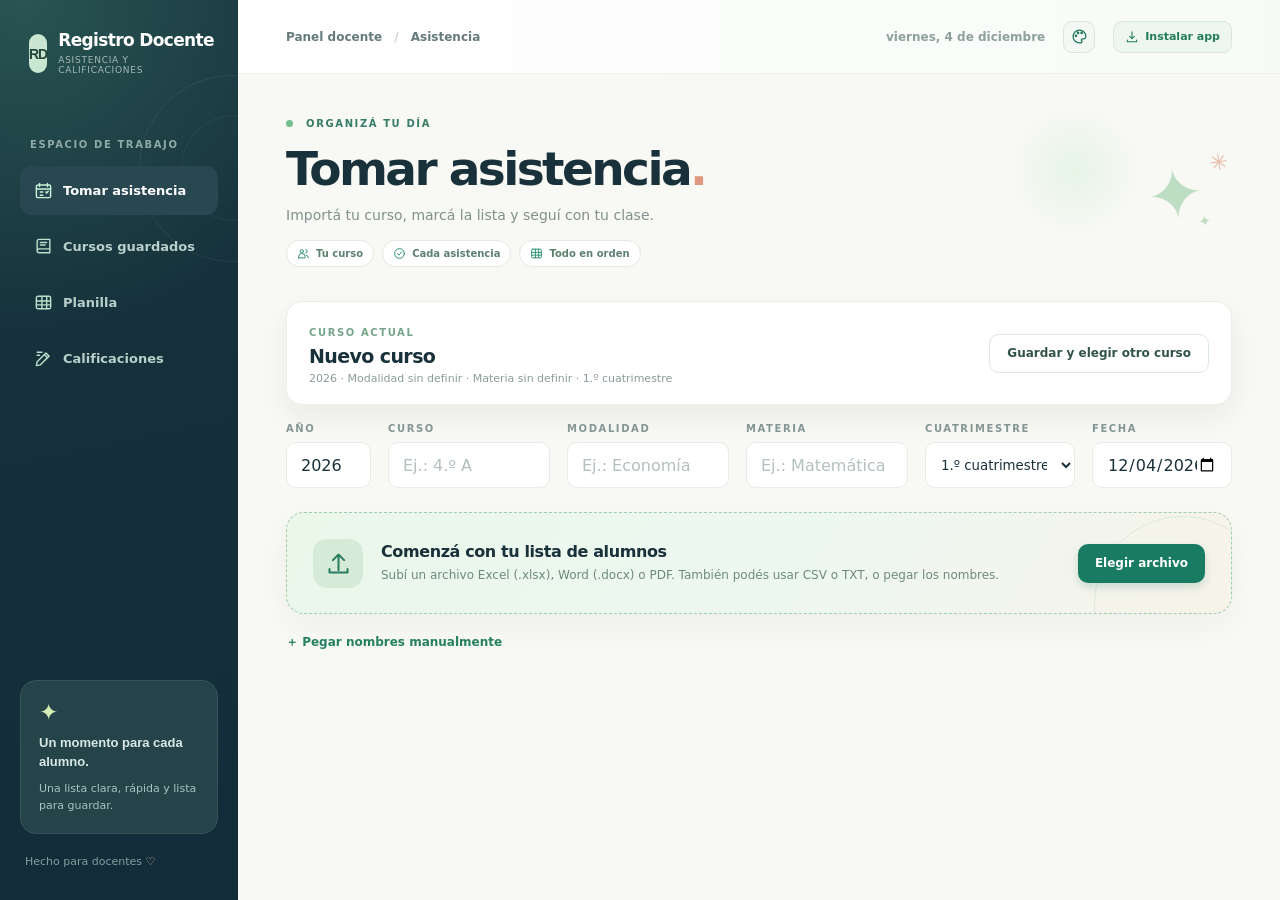
<file: index.html>
<!doctype html>
<html lang="es">
<head>
  <meta charset="utf-8">
  <meta name="viewport" content="width=device-width, initial-scale=1">
  <meta name="theme-color" content="#152c39">
  <link rel="manifest" href="manifest.webmanifest">
  <link rel="icon" href="registro-192.png">
  <link rel="apple-touch-icon" href="registro-180.png">
  <title>Registro Docente · Asistencia y calificaciones</title>
  <link rel="stylesheet" href="styles.css">
</head>
<body>
  <svg class="icon-sprite" xmlns="http://www.w3.org/2000/svg" aria-hidden="true"><symbol id="icon-sparkle" viewBox="0 0 24 24"><path d="M12 2l1.7 6.3L20 10l-6.3 1.7L12 18l-1.7-6.3L4 10l6.3-1.7L12 2Z"/><path d="M19 17l.5 1.5L21 19l-1.5.5L19 21l-.5-1.5L17 19l1.5-.5L19 17Z"/></symbol><symbol id="icon-attendance" viewBox="0 0 24 24"><rect x="3" y="5" width="18" height="16" rx="2"/><path d="M7 3v4M17 3v4M3 10h18M8 14h3M8 18h3M15 14l1 1 2-2"/></symbol><symbol id="icon-courses" viewBox="0 0 24 24"><path d="M4 5.5A2.5 2.5 0 0 1 6.5 3H20v17H6.5A2.5 2.5 0 0 1 4 17.5v-12ZM4 17.5A2.5 2.5 0 0 1 6.5 15H20M8 7h8M8 10h6"/></symbol><symbol id="icon-sheet" viewBox="0 0 24 24"><rect x="3" y="4" width="18" height="16" rx="2"/><path d="M3 10h18M3 15h18M10 4v16M16 4v16"/></symbol><symbol id="icon-grades" viewBox="0 0 24 24"><path d="m4 16 11-11 4 4-11 11-5 1 1-5ZM13 7l4 4M4 4h6M4 8h3"/></symbol><symbol id="icon-palette" viewBox="0 0 24 24"><path d="M12 3a9 9 0 1 0 0 18h1.5a2 2 0 0 0 1.5-3.3 1.5 1.5 0 0 1 1.1-2.5H18A3 3 0 0 0 21 12a9 9 0 0 0-9-9Z"/><circle cx="7" cy="11" r="1"/><circle cx="10" cy="7" r="1"/><circle cx="15" cy="7" r="1"/></symbol><symbol id="icon-install" viewBox="0 0 24 24"><path d="M12 3v12m0 0 4-4m-4 4-4-4M4 17v3h16v-3"/></symbol><symbol id="icon-upload" viewBox="0 0 24 24"><path d="M12 18V4m0 0L7 9m5-5 5 5M4 17v3h16v-3"/></symbol><symbol id="icon-people" viewBox="0 0 24 24"><circle cx="9" cy="8" r="3"/><path d="M3 20v-2a6 6 0 0 1 12 0v2H3ZM16 5a3 3 0 0 1 0 6m1 4a5 5 0 0 1 4 5"/></symbol><symbol id="icon-check" viewBox="0 0 24 24"><circle cx="12" cy="12" r="9"/><path d="m8 12 3 3 5-6"/></symbol><symbol id="icon-alert" viewBox="0 0 24 24"><circle cx="12" cy="12" r="9"/><path d="M12 7v6M12 17h.01"/></symbol><symbol id="icon-clock" viewBox="0 0 24 24"><circle cx="12" cy="12" r="9"/><path d="M12 7v5l3 2"/></symbol></svg>
  <div class="app-shell">
    <aside class="sidebar">
      <div class="brand"><span class="brand-mark" aria-hidden="true">RD</span><div><strong>Registro Docente</strong><small>Asistencia y calificaciones</small></div></div>
      <div class="side-label">ESPACIO DE TRABAJO</div>
      <nav class="nav-links" aria-label="Secciones"><button id="navAttendance" class="side-link active" type="button"><svg class="ui-icon"><use href="#icon-attendance"/></svg> Tomar asistencia</button><button id="navHistory" class="side-link" type="button"><svg class="ui-icon"><use href="#icon-courses"/></svg> Cursos guardados</button><button id="navSheet" class="side-link" type="button"><svg class="ui-icon"><use href="#icon-sheet"/></svg> Planilla</button><button id="navNotes" class="side-link" type="button"><svg class="ui-icon"><use href="#icon-grades"/></svg> Calificaciones</button></nav>
      <div class="side-note"><span class="side-note-icon">✦</span><strong>Un momento para cada alumno.</strong><p>Una lista clara, rápida y lista para guardar.</p></div>
      <div class="side-footer">Hecho para docentes <span>♡</span></div>
    </aside>

    <main class="main">
      <header class="topbar"><span>Panel docente <span class="top-separator">/</span> <span id="sectionTitle">Asistencia</span></span><div class="top-actions"><span class="top-date" id="todayText"></span><span id="connectionStatus" class="connection-status" role="status" aria-live="polite"></span><button id="appearanceButton" class="appearance-button" type="button" aria-label="Editar colores de fondo" aria-expanded="false" aria-controls="appearancePanel" title="Editar colores de fondo"><svg class="ui-icon"><use href="#icon-palette"/></svg></button><button id="installButton" class="install-button" type="button"><svg class="ui-icon"><use href="#icon-install"/></svg> Instalar app</button></div></header>
      <section id="appearancePanel" class="appearance-panel hidden" aria-label="Colores de fondo"><div class="appearance-head"><strong>Colores de fondo</strong><button id="closeAppearanceButton" type="button" aria-label="Cerrar colores">×</button></div><label>Fondo general <input id="backgroundColor" type="color" value="#f8f8f4"></label><label>Tarjetas y paneles <input id="panelColor" type="color" value="#ffffff"></label><label>Barra lateral <input id="sidebarColor" type="color" value="#18333d"></label><button id="resetColorsButton" type="button">Restaurar colores originales</button></section>
      <div class="content">
        <div id="attendanceView">
        <div class="heading-row"><div><div class="eyebrow"><span class="eyebrow-dot"></span> ORGANIZÁ TU DÍA</div><h1>Tomar asistencia<span class="period">.</span></h1><p class="subtitle">Importá tu curso, marcá la lista y seguí con tu clase.</p><div class="flow-hints"><span><svg class="ui-icon"><use href="#icon-people"/></svg> Tu curso</span><span><svg class="ui-icon"><use href="#icon-check"/></svg> Cada asistencia</span><span><svg class="ui-icon"><use href="#icon-sheet"/></svg> Todo en orden</span></div></div><div class="heading-art" aria-hidden="true"><span>✦</span><span>✳</span><span>✦</span></div></div>

        <section class="course-header"><div><span class="panel-kicker">CURSO ACTUAL</span><h2 id="currentCourseName">Nuevo curso</h2><p id="currentCourseMeta">Completá los datos del curso.</p></div><button id="saveSwitchButton" class="outline-button" type="button">Guardar y elegir otro curso</button></section>
        <div class="setup-grid course-fields">
          <label class="field"><span>AÑO</span><input id="yearInput" type="number" min="2000" max="2100" step="1" placeholder="2026"></label>
          <label class="field"><span>CURSO</span><input id="courseInput" type="text" placeholder="Ej.: 4.º A" autocomplete="off" spellcheck="true" lang="es-AR"></label>
          <label class="field"><span>MODALIDAD</span><input id="modalityInput" type="text" placeholder="Ej.: Economía" autocomplete="off" spellcheck="true" lang="es-AR"></label>
          <label class="field"><span>MATERIA</span><input id="subjectInput" type="text" placeholder="Ej.: Matemática" autocomplete="off" spellcheck="true" lang="es-AR"></label>
          <label class="field"><span>CUATRIMESTRE</span><select id="semesterSelect"><option value="1">1.º cuatrimestre</option><option value="2">2.º cuatrimestre</option></select></label>
          <label class="field"><span>FECHA</span><input id="dateInput" type="date"></label>
        </div>

        <section class="import-card" id="importCard">
          <div class="import-icon"><svg class="ui-icon"><use href="#icon-upload"/></svg></div><div class="import-copy"><h2>Comenzá con tu lista de alumnos</h2><p>Subí un archivo Excel (.xlsx), Word (.docx) o PDF. También podés usar CSV o TXT, o pegar los nombres.</p></div>
          <label class="primary-button file-button">Elegir archivo <input id="fileInput" type="file" accept=".xlsx,.docx,.pdf,.csv,.txt" hidden></label>
        </section>
        <div class="manual-row"><button class="text-button" id="pasteButton" type="button">＋ Pegar nombres manualmente</button><span id="fileName"></span></div>
        <div class="migration-notice hidden" id="migrationNotice">Para mostrar primero el apellido en una lista guardada con la versión anterior, volvé a cargar su archivo.</div>

        <section class="workspace hidden" id="workspace">
          <div class="mode-panel"><div><span class="panel-kicker">¿CÓMO QUERÉS TOMAR LISTA?</span><h2>Elegí tu ritmo</h2></div><div class="mode-switch" role="group" aria-label="Modo de asistencia"><button id="allMode" class="mode active" type="button"><span class="mode-icon">◉</span><span><strong>Uno por uno</strong><small>Marcá P o A en cada alumno</small></span></button><button id="absentMode" class="mode" type="button"><span class="mode-icon">◎</span><span><strong>Solo ausentes</strong><small>Todos comienzan presentes</small></span></button></div></div>
          <div class="stats"><div class="stat"><span>ALUMNOS</span><strong id="totalCount">0</strong></div><div class="stat green"><span>PRESENTES</span><strong id="presentCount">0</strong></div><div class="stat coral"><span>AUSENTES</span><strong id="absentCount">0</strong></div><div class="stat pale"><span>SIN MARCAR</span><strong id="pendingCount">0</strong></div></div>
          <div class="average-card"><div><span class="panel-kicker">PROMEDIO DE ASISTENCIA</span><h2 id="averageLabel">1.º cuatrimestre</h2><p>Se calcula con los días en que completaste la asistencia de todos los alumnos.</p></div><div class="average-results"><div><strong id="averageValue">—</strong><small>DEL CURSO</small></div><div><strong id="daysCount">0</strong><small>DÍAS COMPLETOS</small></div></div></div>
          <div class="list-panel"><div class="list-header"><div><span class="panel-kicker">LISTA DEL DÍA</span><h2>Mis alumnos <span id="rosterCount"></span></h2></div><div class="list-tools"><label class="search"><span>⌕</span><input id="searchInput" type="search" placeholder="Buscar alumno" aria-label="Buscar alumno"></label><button id="addStudentButton" class="outline-button" type="button">＋ Alumno</button></div></div><div class="column-head"><span>ALUMNO</span><span>ASISTENCIA</span></div><div id="studentList" class="student-list"></div><div id="emptySearch" class="empty-search hidden">No encontramos alumnos con ese nombre.</div></div>
          <div class="actions"><div class="save-note" id="saveNote"><span>✓</span> Guardado automáticamente en este dispositivo</div><div class="action-buttons"><button id="resetDayButton" class="outline-button" type="button">Reiniciar día</button><button id="saveSwitchButtonBottom" class="primary-button" type="button">Guardar y elegir otro curso</button></div></div>
        </section>
        </div>
        <section id="historyView" class="hidden"><div class="heading-row"><div><div class="eyebrow"><span class="eyebrow-dot"></span> TUS REGISTROS</div><h1>Cursos guardados<span class="period">.</span></h1><p class="subtitle">Buscá un curso y revisá cada asistencia registrada.</p></div><div class="heading-art" aria-hidden="true"><span>✦</span><span>✳</span><span>✦</span></div></div><div class="history-layout"><aside class="history-directory"><label class="search history-search"><span>⌕</span><input id="historyCourseSearch" type="search" placeholder="Buscar curso, año, modalidad o materia" aria-label="Buscar cursos guardados"></label><div id="historyCourseList" class="history-course-list"></div></aside><div id="historyDetail" class="history-detail"></div></div></section>
        <section id="sheetView" class="hidden wide-workspace"><div class="workspace-title"><div><span class="panel-kicker">ASISTENCIAS GUARDADAS</span><h1>Planilla de asistencia<span class="period">.</span></h1><p>Todos los alumnos y días del curso en una sola vista.</p></div><button id="sheetBackButton" class="outline-button" type="button">← Cursos guardados</button></div><div class="workspace-toolbar"><label class="field"><span>CURSO</span><select id="sheetCourseSelect"></select></label><label class="field"><span>CUATRIMESTRE</span><select id="sheetSemesterSelect"><option value="1">1.º cuatrimestre</option><option value="2">2.º cuatrimestre</option></select></label><label class="field"><span>BUSCAR ALUMNO</span><input id="sheetStudentSearch" type="search" placeholder="Apellido o nombre"></label><div id="sheetSummary" class="workspace-summary"></div></div><div id="sheetMatrix" class="wide-panel"></div></section>
        <section id="notesView" class="hidden wide-workspace"><div class="workspace-title"><div><span class="panel-kicker">SEGUIMIENTO DEL CURSO</span><h1>Calificaciones<span class="period">.</span></h1><p>Una planilla por curso: fecha y tema arriba, calificaciones debajo de cada columna.</p></div><button id="notesBackButton" class="outline-button" type="button">← Cursos guardados</button></div><div class="workspace-toolbar"><label class="field"><span>CURSO</span><select id="notesCourseSelect"></select></label><label class="field"><span>CUATRIMESTRE</span><select id="notesSemesterSelect"><option value="1">1.º cuatrimestre</option><option value="2">2.º cuatrimestre</option></select></label><label class="field"><span>BUSCAR ALUMNO</span><input id="notesStudentSearch" type="search" placeholder="Apellido o nombre"></label><button id="addNoteColumnButton" class="primary-button" type="button">＋ Agregar evaluación</button></div><div class="average-toolbar"><div><strong>Promedio final</strong><p>Marcá las evaluaciones que querés incluir. Se promedian las notas numéricas cargadas; las casillas vacías se omiten. Deslizá la planilla para ver todas las evaluaciones.</p></div><div class="average-actions"><span id="averageSelectionCount" aria-live="polite">0 evaluaciones elegidas</span><button id="selectAllAverages" class="outline-button" type="button">Elegir todas</button><button id="clearAverages" class="outline-button" type="button">Quitar todas</button></div></div><div id="notesMatrix" class="wide-panel"></div><div class="save-note notes-save-note"><span>✓</span> Las calificaciones y las evaluaciones elegidas se guardan automáticamente en este dispositivo</div></section>
      </div>
    </main>
  </div>

  <dialog id="namesDialog" class="dialog"><form method="dialog"><div class="dialog-head"><div><span class="panel-kicker">CARGA MANUAL</span><h2>Pegar nombres</h2></div><button class="close-button" value="cancel" aria-label="Cerrar">×</button></div><p>Escribí un alumno por línea, primero el apellido y después el nombre.</p><textarea id="namesText" rows="11" spellcheck="true" lang="es-AR" placeholder="García Ana&#10;López Bruno&#10;Pérez Camila"></textarea><div class="dialog-actions"><button class="outline-button" value="cancel">Cancelar</button><button class="primary-button" id="saveNamesButton" value="default">Agregar alumnos</button></div></form></dialog>
  <dialog id="reviewDialog" class="dialog"><form method="dialog"><div class="dialog-head"><div><span class="panel-kicker">REVISAR IMPORTACIÓN</span><h2>¿Están todos tus alumnos?</h2></div><button class="close-button" value="cancel" aria-label="Cerrar">×</button></div><p><strong id="reviewCount">0 alumnos detectados.</strong> Revisá los nombres extraídos. Podés corregirlos o agregar otros, uno por línea.</p><textarea id="reviewText" rows="12" spellcheck="true" lang="es-AR"></textarea><div class="dialog-actions"><button class="outline-button" value="cancel">Cancelar</button><button class="primary-button" id="confirmImportButton" value="default">Usar esta lista</button></div></form></dialog>
  <dialog id="addDialog" class="dialog small-dialog"><form method="dialog"><div class="dialog-head"><div><span class="panel-kicker">NUEVO ALUMNO</span><h2>Agregar a la lista</h2></div><button class="close-button" value="cancel" aria-label="Cerrar">×</button></div><label class="field"><span>APELLIDO Y NOMBRE</span><input id="newStudentInput" type="text" spellcheck="true" lang="es-AR" placeholder="Apellido Nombre"></label><div class="dialog-actions"><button class="outline-button" value="cancel">Cancelar</button><button class="primary-button" id="saveStudentButton" value="default">Agregar</button></div></form></dialog>
  <dialog id="courseDialog" class="dialog"><div class="dialog-head"><div><span class="panel-kicker">MIS CURSOS</span><h2>Elegí un curso</h2></div><button id="closeCourseDialog" class="close-button" aria-label="Cerrar">×</button></div><p>La asistencia queda guardada por curso y cuatrimestre en este dispositivo.</p><div id="courseList" class="course-list"></div><button id="newCourseButton" class="primary-button new-course-button" type="button">＋ Agregar otro curso</button></dialog>
  <dialog id="installDialog" class="dialog small-dialog"><div class="dialog-head"><div><span class="panel-kicker">INSTALAR REGISTRO DOCENTE</span><h2>Usala como aplicación</h2></div><button id="closeInstallDialog" class="close-button" aria-label="Cerrar">×</button></div><p id="installInstructions"></p><a class="guide-link" href="./instalar.html">Ver guía en español</a><button id="doneInstallButton" class="primary-button new-course-button" type="button">Entendido</button></dialog>
  <div id="toast" class="toast" role="status" aria-live="polite"></div>
  <script src="jszip.min.js"></script><script src="pdf-classic.min.js"></script><script src="app.js"></script><script src="history.js"></script><script src="academic.js"></script><script src="appearance.js"></script><script src="pwa.js"></script>
</body>
</html>
</file>
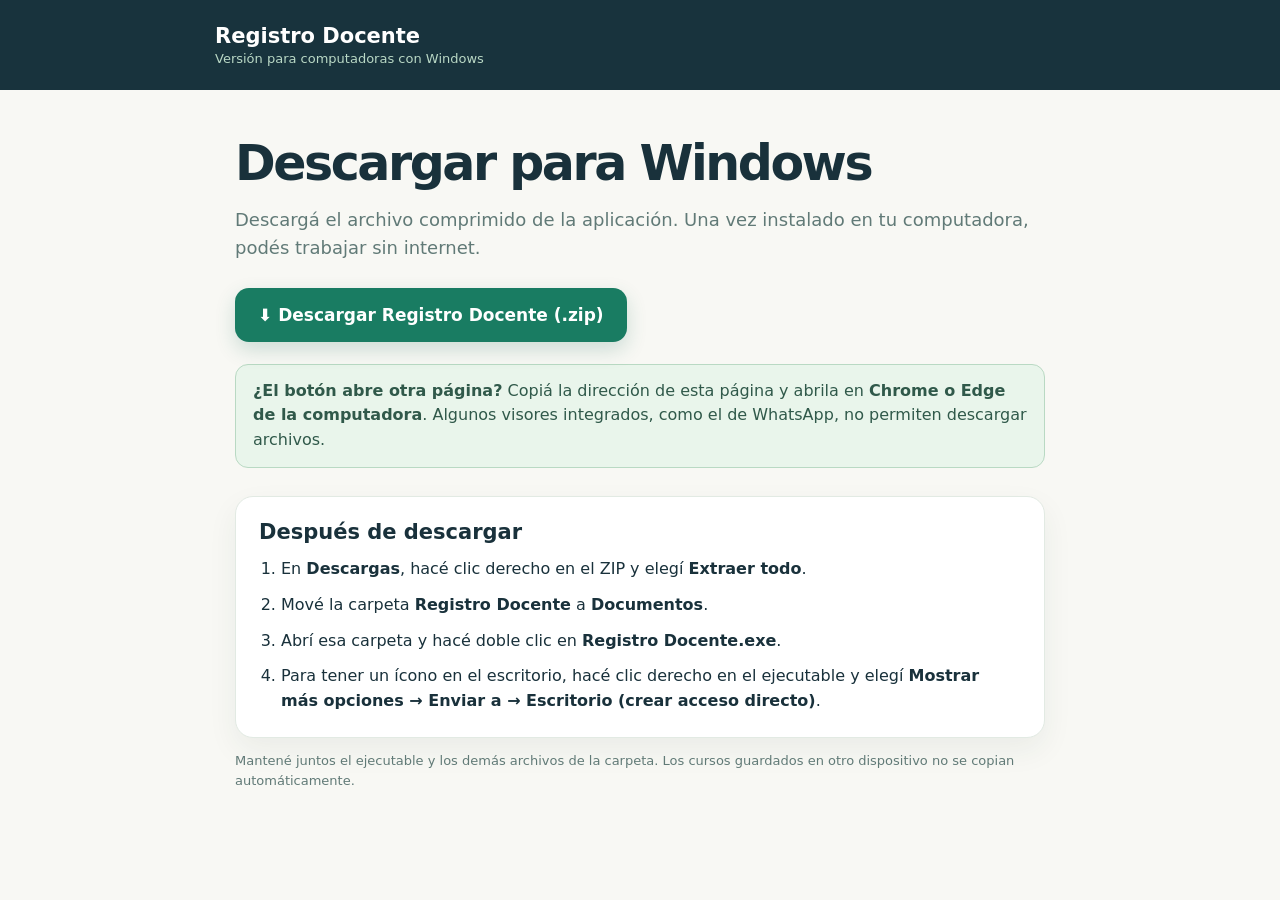
<file: descargar-windows.html>
<!doctype html>
<html lang="es-AR">
<head>
  <meta charset="utf-8">
  <meta name="viewport" content="width=device-width,initial-scale=1">
  <meta name="theme-color" content="#18333d">
  <title>Descargar Registro Docente para Windows</title>
  <link rel="icon" href="registro-192.png">
  <style>
    :root{font-family:system-ui,-apple-system,"Segoe UI",sans-serif;color:#19313b;background:#f8f8f4}
    *{box-sizing:border-box}body{margin:0}header{background:#18333d;color:white;padding:24px max(20px,calc((100vw - 850px)/2))}header strong{font-size:21px}header span{display:block;color:#b9d8c5;font-size:13px;margin-top:3px}
    main{max-width:850px;margin:auto;padding:48px 20px 70px}h1{font-size:clamp(32px,6vw,49px);letter-spacing:-.05em;line-height:1.08;margin:0 0 15px}p{line-height:1.55;color:#617a77}.lead{font-size:18px;margin:0 0 26px}.button{display:inline-flex;align-items:center;gap:10px;background:#197c62;color:white;text-decoration:none;border-radius:14px;padding:17px 23px;font-size:17px;font-weight:750;box-shadow:0 8px 20px #146a5330}.button:hover{background:#0d684f}.button:focus-visible{outline:3px solid #d87964;outline-offset:3px}
    .card{background:white;border:1px solid #e2eae3;border-radius:18px;padding:23px;margin-top:28px;box-shadow:0 12px 30px #203b3710}h2{font-size:21px;margin:0 0 13px}ol{padding-left:22px;margin:0}li{line-height:1.55;margin:0 0 11px}li:last-child{margin:0}.hint{background:#e9f5eb;border:1px solid #b9d9c3;padding:14px 17px;border-radius:13px;margin-top:22px;color:#30594a}.small{font-size:13px}
    @media(max-width:670px){main{padding-top:30px}.button{display:flex;justify-content:center}.card{padding:20px}}
  </style>
</head>
<body>
  <header><strong>Registro Docente</strong><span>Versión para computadoras con Windows</span></header>
  <main>
    <h1>Descargar para Windows</h1>
    <p class="lead">Descargá el archivo comprimido de la aplicación. Una vez instalado en tu computadora, podés trabajar sin internet.</p>
    <a class="button" href="Registro-Docente-Windows.zip" download="Registro-Docente-Windows.zip">⬇ Descargar Registro Docente (.zip)</a>
    <p class="hint"><strong>¿El botón abre otra página?</strong> Copiá la dirección de esta página y abrila en <strong>Chrome o Edge de la computadora</strong>. Algunos visores integrados, como el de WhatsApp, no permiten descargar archivos.</p>
    <section class="card">
      <h2>Después de descargar</h2>
      <ol>
        <li>En <strong>Descargas</strong>, hacé clic derecho en el ZIP y elegí <strong>Extraer todo</strong>.</li>
        <li>Mové la carpeta <strong>Registro Docente</strong> a <strong>Documentos</strong>.</li>
        <li>Abrí esa carpeta y hacé doble clic en <strong>Registro Docente.exe</strong>.</li>
        <li>Para tener un ícono en el escritorio, hacé clic derecho en el ejecutable y elegí <strong>Mostrar más opciones → Enviar a → Escritorio (crear acceso directo)</strong>.</li>
      </ol>
    </section>
    <p class="small">Mantené juntos el ejecutable y los demás archivos de la carpeta. Los cursos guardados en otro dispositivo no se copian automáticamente.</p>
  </main>
</body>
</html>
</file>
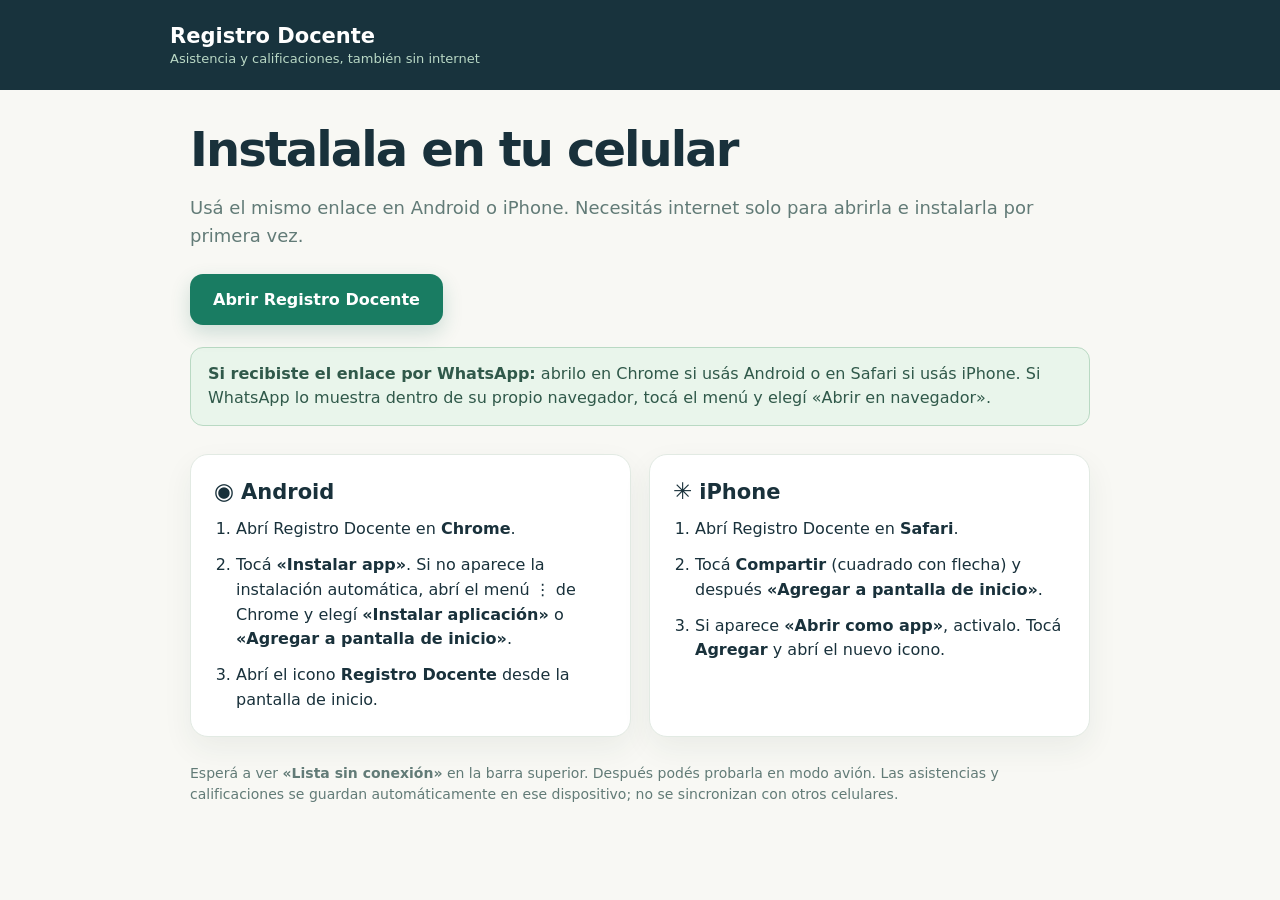
<file: instalar.html>
<!doctype html>
<html lang="es-AR">
<head>
  <meta charset="utf-8">
  <meta name="viewport" content="width=device-width,initial-scale=1">
  <meta name="theme-color" content="#18333d">
  <title>Instalar Registro Docente en el celular</title>
  <link rel="icon" href="registro-192.png">
  <style>
    :root{font-family:system-ui,-apple-system,"Segoe UI",sans-serif;color:#19313b;background:#f8f8f4}
    *{box-sizing:border-box}body{margin:0}header{background:#18333d;color:white;padding:24px max(20px,calc((100vw - 940px)/2))}header strong{font-size:21px}header span{display:block;color:#b9d8c5;font-size:13px;margin-top:3px}
    main{max-width:940px;margin:auto;padding:34px 20px 56px}h1{font-size:clamp(31px,6vw,48px);line-height:1.08;letter-spacing:-.04em;margin:0 0 15px}p{line-height:1.55;color:#627b77} .lead{font-size:18px;margin-bottom:24px}
    .primary{display:inline-flex;background:#197c62;color:white;text-decoration:none;border-radius:13px;padding:16px 23px;font-weight:750;box-shadow:0 8px 20px #146a5330}.primary:hover{background:#0d684f}.hint{background:#e9f5eb;border:1px solid #b9d9c3;padding:14px 17px;border-radius:13px;margin:22px 0 28px;color:#30594a}
    .grid{display:grid;grid-template-columns:repeat(2,minmax(0,1fr));gap:18px}.card{background:white;border:1px solid #e2eae3;border-radius:18px;padding:23px;box-shadow:0 12px 30px #203b3710}h2{font-size:21px;margin:0 0 13px}.icon{font-size:23px;margin-right:7px}ol{padding-left:22px;margin:0}li{line-height:1.55;margin:0 0 11px}li:last-child{margin-bottom:0}.end{margin-top:26px;font-size:14px}strong{color:inherit}
    @media(max-width:670px){.grid{grid-template-columns:1fr}main{padding-top:28px}.card{padding:20px}.primary{display:flex;justify-content:center}}
  </style>
</head>
<body>
  <header><strong>Registro Docente</strong><span>Asistencia y calificaciones, también sin internet</span></header>
  <main>
    <h1>Instalala en tu celular</h1>
    <p class="lead">Usá el mismo enlace en Android o iPhone. Necesitás internet solo para abrirla e instalarla por primera vez.</p>
    <a class="primary" href="./">Abrir Registro Docente</a>
    <p class="hint"><strong>Si recibiste el enlace por WhatsApp:</strong> abrilo en Chrome si usás Android o en Safari si usás iPhone. Si WhatsApp lo muestra dentro de su propio navegador, tocá el menú y elegí «Abrir en navegador».</p>
    <div class="grid">
      <section class="card"><h2><span class="icon">◉</span>Android</h2><ol><li>Abrí Registro Docente en <strong>Chrome</strong>.</li><li>Tocá <strong>«Instalar app»</strong>. Si no aparece la instalación automática, abrí el menú ⋮ de Chrome y elegí <strong>«Instalar aplicación»</strong> o <strong>«Agregar a pantalla de inicio»</strong>.</li><li>Abrí el icono <strong>Registro Docente</strong> desde la pantalla de inicio.</li></ol></section>
      <section class="card"><h2><span class="icon">✳</span>iPhone</h2><ol><li>Abrí Registro Docente en <strong>Safari</strong>.</li><li>Tocá <strong>Compartir</strong> (cuadrado con flecha) y después <strong>«Agregar a pantalla de inicio»</strong>.</li><li>Si aparece <strong>«Abrir como app»</strong>, activalo. Tocá <strong>Agregar</strong> y abrí el nuevo icono.</li></ol></section>
    </div>
    <p class="end">Esperá a ver <strong>«Lista sin conexión»</strong> en la barra superior. Después podés probarla en modo avión. Las asistencias y calificaciones se guardan automáticamente en ese dispositivo; no se sincronizan con otros celulares.</p>
  </main>
</body>
</html>
</file>
<file: styles.css>
:root{--ink:#19313b;--muted:#7c8b90;--line:#e8ece8;--cream:#f8f8f4;--green:#157a65;--pale:#e8f5ed;--coral:#d87964;--white:#fff}*{box-sizing:border-box}body{margin:0;background:var(--cream);color:var(--ink);font-family:'DM Sans',Arial,sans-serif}button,input,textarea{font:inherit}button{cursor:pointer}button:focus-visible,input:focus-visible,textarea:focus-visible,.file-button:focus-within{outline:3px solid #91cdbb;outline-offset:2px}.hidden{display:none!important}.app-shell{display:flex;min-height:100vh}.sidebar{width:238px;flex:none;background:#18333d;color:#d8e8e4;padding:32px 20px;display:flex;flex-direction:column}.brand{display:flex;align-items:center;gap:11px;padding:0 9px 64px}.brand-mark{width:39px;height:39px;border-radius:12px;background:#c8e6d0;color:#23443a;display:grid;place-items:center;font-size:25px}.brand strong{display:block;color:white;font-family:Manrope,sans-serif;font-weight:800;font-size:22px;letter-spacing:-1.2px;line-height:1}.brand small{display:block;color:#a4bab7;font-size:10px;letter-spacing:1.3px;margin-top:6px;text-transform:uppercase}.side-label,.panel-kicker,.field>span,.column-head,.stat>span,.eyebrow{font-size:10px;letter-spacing:1.6px;font-weight:800}.side-label{color:#8eaaa7;margin:0 10px 16px}.side-link{background:#294751;border-radius:12px;padding:15px 14px;font-weight:700;font-size:13px;color:#fff}.side-link span{font-size:19px;margin-right:10px;color:#b1dfca}.side-note{margin-top:auto;background:#25444a;border:1px solid #36545a;border-radius:16px;padding:18px}.side-note-icon{color:#d5edb6;font-size:23px;display:block;margin-bottom:8px}.side-note strong{font-family:Manrope,sans-serif;font-size:13px;line-height:1.5;display:block}.side-note p{font-size:11px;line-height:1.6;color:#a8c4c0;margin:8px 0 0}.side-footer{padding:21px 5px 0;color:#819f9d;font-size:11px}.side-footer span{color:#d7ad9f}.main{min-width:0;flex:1}.topbar{height:74px;background:#fff;border-bottom:1px solid #edf0ec;display:flex;align-items:center;justify-content:space-between;padding:0 48px;color:#657a7b;font-size:12px;font-weight:600}.top-separator{color:#cbd5d0;padding:0 8px}.top-date{color:#8da09d}.content{max-width:1120px;margin:0 auto;padding:44px 48px 60px}.heading-row{display:flex;justify-content:space-between;align-items:center;margin-bottom:34px}.eyebrow{color:#367c67}.eyebrow-dot{display:inline-block;width:7px;height:7px;border-radius:50%;background:#76bd90;margin-right:8px}h1,h2,p{margin-top:0}h1,h2{font-family:Manrope,sans-serif}h1{font-size:clamp(32px,4vw,47px);letter-spacing:-2.6px;line-height:1.2;margin:12px 0 10px;font-weight:800}.period{color:#df977d}.subtitle{color:#80908f;font-size:14px;margin:0}.heading-art{position:relative;width:98px;height:80px;color:#bedec4}.heading-art span{position:absolute}.heading-art span:nth-child(1){font-size:70px;top:0;left:12px}.heading-art span:nth-child(2){font-size:22px;color:#e8bbaa;top:2px;right:0}.heading-art span:nth-child(3){font-size:15px;bottom:0;right:25px}.import-card{background:#e8f4e9;border:1px dashed #9fcdb0;border-radius:18px;display:flex;align-items:center;gap:18px;padding:25px 26px}.import-icon{width:50px;height:50px;flex:none;background:#d5ebd8;border-radius:14px;display:grid;place-items:center;color:#287d60;font-size:28px}.import-copy{flex:1}.import-copy h2{font-size:16px;letter-spacing:-.4px;margin:0 0 5px}.import-copy p{color:#6e8a7d;font-size:12px;line-height:1.5;margin:0}.primary-button,.outline-button,.text-button{border:0;white-space:nowrap;font-weight:700;font-size:12px;border-radius:10px;min-height:39px;display:inline-flex;align-items:center;justify-content:center;gap:7px;padding:0 17px;text-decoration:none}.primary-button{background:#197c62;color:white;box-shadow:0 4px 8px #146a5330}.primary-button:hover{background:#0e6751}.outline-button{background:#fff;border:1px solid #dce7df;color:#315348}.outline-button:hover{background:#f2f8f4}.text-button{background:transparent;color:#268163;padding:0;min-height:32px}.manual-row{display:flex;justify-content:space-between;align-items:center;min-height:57px;margin-bottom:10px;color:#8d9b99;font-size:11px}.setup-grid{display:grid;grid-template-columns:1.5fr 1fr;gap:17px;margin:20px 0}.field{display:flex;flex-direction:column;gap:8px}.field>span{color:#849693}.field input{height:46px;border:1px solid var(--line);background:white;border-radius:10px;padding:0 14px;color:var(--ink);width:100%}.field input::placeholder{color:#b4c0bb}.mode-panel,.list-panel{background:white;border:1px solid #e9eeea;border-radius:17px;box-shadow:0 10px 30px #203b3710}.mode-panel{padding:22px 25px;display:flex;align-items:center;justify-content:space-between;gap:20px}.panel-kicker{color:#76a58a}h2{font-size:18px;letter-spacing:-.6px;margin:6px 0 0}.mode-switch{display:flex;gap:10px}.mode{border:1px solid #e6ece6;background:#fff;color:var(--ink);border-radius:12px;padding:12px 16px;display:flex;align-items:center;gap:10px;text-align:left;min-width:175px}.mode.active{background:#edf7ef;border-color:#6ab188}.mode-icon{font-size:22px;color:#b0c0b8}.mode.active .mode-icon{color:#268264}.mode strong{display:block;font-size:12px}.mode small{display:block;color:#93a09c;font-size:10px;margin-top:3px}.stats{display:grid;grid-template-columns:repeat(4,1fr);gap:14px;margin:18px 0}.stat{border-radius:14px;background:#f0f1ec;padding:17px 19px;min-height:91px}.stat.green{background:#e6f3e9}.stat.coral{background:#fbede8}.stat.pale{background:#eef2ee}.stat>span{display:block;color:#7d8f87}.stat.green>span{color:#579574}.stat.coral>span{color:#be8371}.stat strong{font-family:Manrope,sans-serif;font-size:28px;line-height:1.3;letter-spacing:-1px}.stat.green strong{color:#247b5f}.stat.coral strong{color:#c66e59}.list-panel{overflow:hidden}.list-header{padding:22px 25px 20px;display:flex;justify-content:space-between;align-items:center;gap:15px}.list-header h2 span{font-family:'DM Sans',sans-serif;font-weight:700;color:#5b9778;background:#e9f5eb;border-radius:20px;padding:2px 7px;font-size:11px;vertical-align:middle;margin-left:6px}.list-tools{display:flex;gap:9px}.search{border:1px solid #e6ede6;background:#fafcf9;border-radius:9px;height:38px;display:flex;align-items:center;padding:0 10px;gap:6px;color:#9aaba4}.search span{font-size:21px;line-height:0}.search input{background:transparent;border:0;outline:0;width:147px;font-size:11px}.column-head{display:flex;justify-content:space-between;padding:11px 28px;background:#f8faf7;color:#9cad9f}.student-row{min-height:63px;border-top:1px solid #eef1ed;padding:9px 26px;display:flex;align-items:center;justify-content:space-between;gap:12px}.student-ident{display:flex;align-items:center;min-width:0;gap:12px}.avatar{width:35px;height:35px;flex:none;background:#e9f0e7;color:#5d8e71;border-radius:11px;display:grid;place-items:center;font-weight:800;font-size:11px}.student-row:nth-child(even) .avatar{background:#f8ede8;color:#c1816d}.student-ident strong{font-weight:700;font-size:12px;overflow:hidden;text-overflow:ellipsis;white-space:nowrap}.student-ident small{display:block;color:#adbab0;font-size:10px;margin-top:3px}.attendance-buttons{display:flex;gap:8px;flex:none}.mark{width:37px;height:34px;border-radius:9px;border:1px solid #e5ece5;background:white;color:#819388;font-weight:800}.mark:hover{border-color:#9ccab0}.mark.present.selected{background:#dcf1e3;border-color:#91cfa6;color:#207c58}.mark.absent.selected{background:#fbe5df;border-color:#e5a491;color:#c46550}.empty-search{padding:35px;text-align:center;color:#889995;font-size:13px}.actions{display:flex;align-items:center;justify-content:space-between;gap:15px;padding-top:18px}.save-note{color:#9aa9a1;font-size:11px}.save-note span{color:#4ca77b;font-weight:800;margin-right:5px}.action-buttons{display:flex;gap:9px}.dialog{border:1px solid #e3ece4;border-radius:18px;box-shadow:0 25px 90px #182d3850;padding:0;width:min(94vw,520px);color:var(--ink)}.dialog::backdrop{background:#142e35a6}.dialog form{padding:26px}.dialog-head{display:flex;justify-content:space-between;align-items:flex-start}.dialog h2{font-size:22px}.dialog p{font-size:12px;color:#78908b;line-height:1.5;margin:12px 0 16px}.dialog textarea{width:100%;resize:vertical;border-radius:11px;border:1px solid #dce7df;padding:14px;font-size:13px;line-height:1.7}.dialog-actions{display:flex;justify-content:flex-end;gap:9px;margin-top:18px}.close-button{border:0;background:transparent;color:#9aaca5;font-size:24px;line-height:1}.small-dialog{max-width:410px}.small-dialog .field{margin-top:24px}.toast{position:fixed;bottom:25px;left:50%;transform:translate(-50%,15px);background:#1d3b3c;color:white;padding:12px 18px;border-radius:10px;font-size:12px;box-shadow:0 15px 40px #122b2b40;opacity:0;pointer-events:none;transition:.2s}.toast.show{opacity:1;transform:translate(-50%,0)}
@media(max-width:900px){.sidebar{width:190px}.content{padding:36px 25px}.topbar{padding:0 25px}.mode-panel{align-items:flex-start;flex-direction:column}.mode-switch{width:100%}.mode{flex:1}}
@media(max-width:660px){.app-shell{display:block}.sidebar{width:auto;height:65px;padding:12px 19px;display:block}.brand{padding:0}.brand-mark{width:35px;height:35px}.brand strong{font-size:20px}.side-label,.side-link,.side-note,.side-footer{display:none}.topbar{height:45px;padding:0 18px}.content{padding:28px 17px 45px}.heading-row{margin-bottom:25px}.heading-art{display:none}h1{font-size:34px;letter-spacing:-1.8px}.subtitle{font-size:12px}.import-card{align-items:flex-start;flex-wrap:wrap;padding:17px}.import-icon{width:42px;height:42px}.import-copy{flex:1 1 calc(100% - 65px)}.file-button{width:100%}.manual-row{margin-bottom:0}.setup-grid{grid-template-columns:1fr 1fr;gap:9px}.mode-panel{padding:17px}.mode-switch{gap:7px}.mode{padding:10px;min-width:0}.mode-icon{display:none}.mode small{font-size:9px}.stats{gap:7px}.stat{padding:12px 8px;min-height:72px}.stat>span{font-size:8px;letter-spacing:.3px}.stat strong{font-size:23px}.list-header{padding:18px;align-items:flex-start;flex-direction:column}.list-tools{width:100%}.search{flex:1}.search input{width:100%}.column-head{padding:10px 18px}.student-row{padding:9px 15px}.actions{align-items:stretch;flex-direction:column}.action-buttons{width:100%}.action-buttons button{flex:1;padding:0 9px}.save-note{text-align:center}.student-ident strong{font-size:11px}}
.course-header{display:flex;justify-content:space-between;align-items:center;gap:16px;background:#fff;border:1px solid #e9eeea;border-radius:16px;padding:19px 22px}.course-header h2{font-size:19px;margin:5px 0}.course-header p{font-size:11px;color:#8a9c96;margin:0}.course-fields{grid-template-columns:85px minmax(125px,1fr) minmax(125px,1fr) minmax(125px,1fr) 150px 140px;margin:18px 0 24px}.field select{height:46px;border:1px solid var(--line);background:#fff;border-radius:10px;padding:0 11px;color:var(--ink);width:100%}.average-card{display:flex;justify-content:space-between;align-items:center;gap:20px;padding:22px 25px;margin:0 0 18px;background:#e9f4ee;border:1px solid #d2e8d9;border-radius:16px}.average-card h2{font-size:18px}.average-card p{color:#6d8b7c;font-size:11px;line-height:1.5;margin:8px 0 0}.average-results{display:flex;gap:25px;flex:none;text-align:center}.average-results>div{min-width:90px}.average-results strong{display:block;color:#227f61;font-family:Manrope,sans-serif;font-size:28px;line-height:1.1}.average-results small{color:#66967d;font-size:9px;letter-spacing:1px;font-weight:800}.course-list{display:grid;gap:9px;max-height:40vh;overflow:auto}.course-choice{width:100%;text-align:left;background:#f9fbf8;border:1px solid #e4ede5;border-radius:11px;padding:12px 14px;color:var(--ink)}.course-choice.current{border-color:#69b88a;background:#edf8ef}.course-choice strong{display:block;font-size:13px}.course-choice small{display:block;color:#81978a;font-size:11px;margin-top:4px}.new-course-button{width:100%;margin-top:15px}#courseDialog{padding:25px}#courseDialog p{font-size:12px;color:#78908b;line-height:1.5;margin:12px 0 18px}
@media(max-width:1100px){.course-fields{grid-template-columns:repeat(3,1fr)}}
@media(max-width:660px){.course-header{align-items:stretch;flex-direction:column;padding:16px}.course-header .outline-button{width:100%}.course-fields{grid-template-columns:repeat(2,minmax(0,1fr));gap:10px}.course-fields .field:nth-child(2),.course-fields .field:nth-child(3){grid-column:span 1}.average-card{padding:17px;align-items:flex-start;flex-direction:column}.average-results{width:100%;justify-content:space-around}.average-results strong{font-size:25px}.action-buttons{flex-wrap:wrap}.action-buttons button{flex:1 1 100%}}
.migration-notice{background:#fff4e8;border:1px solid #ecd1b6;border-radius:11px;padding:12px 16px;color:#946b49;font-size:12px;line-height:1.5;margin:0 0 17px}
.top-actions{display:flex;align-items:center;gap:18px}.install-button{border:1px solid #d9e7dc;background:#eef7ef;color:#237b5e;border-radius:9px;padding:8px 11px;font-size:11px;font-weight:800}.install-button[hidden]{display:none}#installDialog{padding:25px}#installDialog p{font-size:13px;color:#6f8581;line-height:1.6;margin:17px 0 3px}
@media(max-width:660px){.top-actions{gap:0}.top-date{display:none}.install-button{padding:6px 10px}}
.nav-links{display:flex;flex-direction:column;gap:7px}.side-link{width:100%;border:0;text-align:left;background:transparent;color:#b9d0ca}.side-link:hover{background:#24424a;color:#fff}.side-link.active{background:#294751;color:#fff}.side-link span{display:inline-block;min-width:23px}.history-layout{display:grid;grid-template-columns:260px minmax(0,1fr);gap:18px;align-items:start}.history-directory,.history-detail{background:#fff;border:1px solid #e9eeea;border-radius:17px;box-shadow:0 10px 30px #203b3710}.history-directory{padding:16px}.history-search{width:100%;margin-bottom:14px}.history-search input{width:100%}.history-course-list{display:grid;gap:8px;max-height:68vh;overflow:auto}.history-course{display:flex;flex-direction:column;gap:4px;width:100%;text-align:left;background:#f8faf7;border:1px solid #e6eee8;border-radius:12px;padding:13px;color:var(--ink)}.history-course:hover{border-color:#a4cdb2}.history-course.active{background:#eaf6ed;border-color:#78bd92}.history-course strong{font-family:Manrope,sans-serif;font-size:14px}.history-course span{font-size:11px;color:#6a8279}.history-course small{font-size:10px;color:#91a39a;margin-top:3px}.history-detail{padding:23px;min-height:370px}.history-detail-head{display:flex;justify-content:space-between;align-items:start;gap:15px;border-bottom:1px solid #edf0ec;padding-bottom:19px}.history-detail-head h2{font-size:24px;margin:7px 0 4px}.history-detail-head p{font-size:12px;color:#879993;margin:0}.history-period{display:flex;justify-content:space-between;align-items:end;gap:20px;background:#edf7ef;border-radius:13px;padding:16px;margin:18px 0 25px}.history-period .field{min-width:160px}.history-period select{height:39px}.history-metrics{display:flex;gap:24px}.history-metrics>div{text-align:center;min-width:58px}.history-metrics strong{display:block;color:#257b5e;font-family:Manrope,sans-serif;font-size:23px}.history-metrics small{font-size:8px;letter-spacing:.7px;color:#729984;font-weight:800}.history-section-head{display:flex;align-items:end;justify-content:space-between;gap:13px;margin:23px 0 12px}.history-section-head h3{font-family:Manrope,sans-serif;font-size:17px;letter-spacing:-.4px;margin:5px 0 0}.history-section-head .search{min-width:190px}.history-table-head,.history-student{display:grid;grid-template-columns:minmax(0,1fr) 42px 42px 75px;align-items:center;gap:7px;padding:10px 14px}.history-table-head{background:#f7faf6;color:#95a79a;font-size:9px;font-weight:800;letter-spacing:.8px}.history-student{border-top:1px solid #eef1ed;font-size:11px}.history-student strong{font-size:11px;font-weight:700;overflow:hidden;text-overflow:ellipsis;white-space:nowrap}.history-student span,.history-student b{text-align:center}.present-text{color:#25825f}.absent-text{color:#cc6e59}.pending-text{color:#9ba8a1}.history-day{border:1px solid #e7ede7;border-radius:11px;margin-bottom:8px;overflow:hidden}.history-day summary{display:flex;justify-content:space-between;align-items:center;gap:10px;padding:13px 15px;cursor:pointer;list-style:none}.history-day summary::-webkit-details-marker{display:none}.history-day summary strong{font-size:12px}.history-day summary small{display:block;color:#97a79d;font-size:10px;margin-top:4px}.history-day-counts{display:flex;gap:5px;flex-wrap:wrap;justify-content:flex-end}.history-day-counts em{font-style:normal;background:#f0f3ee;color:#778d7e;border-radius:20px;padding:5px 7px;font-size:10px;font-weight:700}.history-day-counts .day-present{background:#e4f4e8;color:#23815d}.history-day-counts .day-absent{background:#fbece6;color:#c7735d}.history-day-students{border-top:1px solid #e9eeea;padding:5px 15px}.history-day-students>div{display:flex;justify-content:space-between;gap:12px;padding:9px 0;border-bottom:1px solid #f0f2ee;font-size:11px}.history-day-students>div:last-child{border-bottom:0}.history-empty,.history-empty-list{text-align:center;color:#90a198;font-size:12px;line-height:1.5;padding:26px}.history-empty span{display:block;color:#bdd8c4;font-size:39px}.history-empty h2{color:var(--ink);font-size:18px}.history-empty p{max-width:300px;margin:10px auto 18px}
@media(max-width:900px){.history-layout{grid-template-columns:220px minmax(0,1fr)}.history-period{align-items:stretch;flex-direction:column}.history-metrics{justify-content:space-around}}
@media(max-width:660px){.sidebar{height:auto;padding:12px 14px;display:flex;flex-direction:column}.brand{padding:0 0 13px}.nav-links{flex-direction:row}.side-link{display:flex;align-items:center;justify-content:center;flex:1;padding:9px 5px;font-size:11px}.side-link span{font-size:15px;min-width:0;margin-right:5px}.history-layout{grid-template-columns:1fr}.history-directory{padding:13px}.history-course-list{display:flex;overflow:auto;max-height:none}.history-course{min-width:180px}.history-detail{padding:16px}.history-detail-head{flex-direction:column}.history-detail-head .primary-button{width:100%}.history-period{margin:14px 0 18px}.history-metrics{gap:8px}.history-section-head{align-items:stretch;flex-direction:column}.history-section-head .search{width:100%}.history-table-head,.history-student{grid-template-columns:minmax(0,1fr) 28px 28px 60px;padding:9px 6px;gap:4px}.history-student strong{font-size:10px}.history-day summary{align-items:flex-start;flex-direction:column}.history-day-counts{justify-content:flex-start}}
.history-open-day{border:0;background:transparent;color:#247f61;font-weight:800;font-size:11px;padding:11px 0;cursor:pointer}.history-open-day:hover{text-decoration:underline}
:root{--panel-bg:#ffffff;--sidebar-bg:#18333d}
.sidebar{background:var(--sidebar-bg)}
.topbar,.course-header,.mode-panel,.list-panel,.history-directory,.history-detail,.dialog,.field input,.field select{background:var(--panel-bg)}
.history-hint{display:block;color:#849a8f;font-size:11px;margin-top:5px}
.history-layout,.history-detail{min-width:0}.history-matrix-scroll{overflow:auto;width:100%;max-width:100%;max-height:66vh;border:1px solid #dfeae1;border-radius:12px;background:var(--panel-bg);scrollbar-color:#b2cdbb transparent}
.history-matrix{border-collapse:separate;border-spacing:0;width:100%;min-width:max-content;font-size:11px;color:var(--ink)}
.history-matrix th,.history-matrix td{border-right:1px solid #e8eeea;border-bottom:1px solid #e8eeea;padding:10px 11px;text-align:center;white-space:nowrap;height:43px}
.history-matrix tr>*:last-child{border-right:0}.history-matrix tbody tr:nth-child(even){background:#f7faf7}.history-matrix tbody tr:hover{background:#eaf6ee}
.history-matrix thead th{position:sticky;top:0;z-index:2;background:#edf5ef;color:#547565;font-size:10px;font-weight:800;letter-spacing:.3px;height:53px}
.history-matrix .history-name-cell{position:sticky;left:0;z-index:1;text-align:left;min-width:220px;max-width:300px;background:var(--panel-bg);white-space:normal;font-weight:700}
.history-matrix tbody tr:nth-child(even) .history-name-cell{background:#f7faf7}.history-matrix tbody tr:hover .history-name-cell{background:#eaf6ee}
.history-matrix thead .history-name-cell{z-index:3;background:#edf5ef}.history-matrix tfoot .history-name-cell{z-index:2;background:#edf5ef}
.history-row-number{display:inline-flex;justify-content:center;width:22px;margin-right:7px;color:#9aaea1;font-weight:700}
.history-date-col{min-width:70px}.history-date-col button{border:0;background:transparent;color:#216c56;font-size:11px;font-weight:800;padding:2px 5px;border-radius:6px}.history-date-col button:hover,.history-date-col button:focus-visible{background:#d6ecdc;text-decoration:underline}.history-date-col small{display:block;color:#819e8e;font-size:9px;font-weight:600}
.history-mark-cell{font-weight:800;font-size:12px}.history-mark-cell.is-present{background:#e7f5eb;color:#247c5c}.history-mark-cell.is-absent{background:#fcebe6;color:#be654f}.history-mark-cell.is-pending{color:#aab6af}
.history-total{font-weight:800;min-width:53px}.history-rate{color:#19313b;min-width:65px}.history-matrix tfoot th,.history-matrix tfoot td{position:sticky;bottom:0;background:#edf5ef;font-weight:700;border-bottom:0}.history-day-total{min-width:70px;padding:5px!important}.history-day-total span,.history-day-total small{display:block;font-size:10px;line-height:1.4}.history-day-total small{color:#91a097}.history-total-label{font-size:10px;color:#729081}.history-empty-days{font-size:11px;color:#81978b;margin:0 0 10px}
.appearance-button{width:32px;height:32px;border:1px solid #d9e7dc;border-radius:9px;background:#f3f8f4;color:#24765b;font-size:20px;line-height:1}.appearance-button:hover{background:#e4f1e7}.appearance-panel{position:absolute;right:48px;top:65px;z-index:20;width:min(310px,calc(100vw - 30px));padding:16px;border:1px solid #dce8df;border-radius:14px;background:var(--panel-bg);box-shadow:0 18px 45px #15342e30}.appearance-head{display:flex;align-items:center;justify-content:space-between;margin-bottom:13px;color:var(--ink)}.appearance-head strong{font-size:14px}.appearance-head button{border:0;background:transparent;color:#728b7e;font-size:23px}.appearance-panel label{display:flex;align-items:center;justify-content:space-between;gap:12px;padding:8px 0;border-top:1px solid #edf1ed;font-size:12px;font-weight:600;color:#547367}.appearance-panel input[type=color]{width:42px;height:31px;padding:2px;border:1px solid #cadccf;border-radius:7px;background:white;cursor:pointer}.appearance-panel>button{width:100%;border:0;background:#eaf4ec;color:#28765b;border-radius:8px;padding:9px;margin-top:10px;font-size:11px;font-weight:800}
@media(max-width:660px){.history-layout{grid-template-columns:minmax(0,1fr)}.history-matrix-scroll{max-height:65vh}.history-matrix .history-name-cell{min-width:160px;max-width:190px}.history-matrix th,.history-matrix td{padding:8px 7px}.appearance-panel{right:15px;top:50px}}
body.sheet-mode .sidebar{display:none}body.sheet-mode .content,body.notes-mode .content{max-width:none;padding:24px 28px 35px}body.sheet-mode .topbar{height:54px}
.workspace-title{display:flex;justify-content:space-between;align-items:center;gap:18px;margin-bottom:18px}.workspace-title h1{font-size:32px;letter-spacing:-1.4px;margin:6px 0}.workspace-title p{color:#7e9188;font-size:13px;margin:0}.workspace-toolbar{display:flex;align-items:end;gap:13px;flex-wrap:wrap;padding:15px 18px;margin-bottom:14px;background:var(--panel-bg);border:1px solid #e3ebe4;border-radius:14px}.workspace-toolbar .field{min-width:155px;flex:1}.workspace-toolbar .field:first-child{flex:2;min-width:220px}.workspace-toolbar .field input,.workspace-toolbar .field select{height:39px}.workspace-toolbar .field>span{font-size:9px}.workspace-toolbar .primary-button{height:39px}.workspace-summary{padding:8px 10px;white-space:nowrap;color:#668578;font-size:12px}.workspace-summary strong{color:#1a7e60;font-size:16px}.workspace-summary span{margin:0 5px;color:#b8c9bd}
.wide-panel{min-width:0;background:var(--panel-bg);border:1px solid #e3ebe4;border-radius:14px;padding:14px;box-shadow:0 10px 30px #203b3710}.history-launch{display:flex;justify-content:space-between;align-items:center;gap:18px;border:1px solid #e4ece5;border-radius:14px;padding:20px;margin-top:14px;background:#fbfdfb}.history-launch h3{font-size:18px;margin:7px 0 4px}.history-launch p{font-size:12px;line-height:1.5;color:#82968a;margin:0}.history-launch button{flex:none}
body.sheet-mode .history-matrix-scroll,body.notes-mode .history-matrix-scroll{max-height:calc(100vh - 235px);min-height:360px}body.sheet-mode .history-matrix{font-size:14px}body.sheet-mode .history-matrix th,body.sheet-mode .history-matrix td{height:50px;padding:10px 16px}body.sheet-mode .history-matrix thead th{height:61px;font-size:12px}body.sheet-mode .history-matrix .history-name-cell{min-width:300px;max-width:390px}body.sheet-mode .history-date-col{min-width:94px}body.sheet-mode .history-date-col button{font-size:13px}body.sheet-mode .history-mark-cell{font-size:15px}
.notes-table .history-name-cell{min-width:270px;max-width:340px}.notes-table .note-column{min-width:205px;vertical-align:top;padding:10px 12px}.notes-table .note-column label{display:block;text-align:left;font-size:9px;letter-spacing:.6px;margin-bottom:7px}.notes-table .note-column input{display:block;width:100%;height:34px;border:1px solid #cddfd2;border-radius:7px;background:#fff;color:#19313b;padding:5px 7px;font-size:12px;margin-top:3px}.notes-table .delete-note{border:0;background:transparent;color:#a76f63;font-size:10px;padding:1px 0;text-decoration:underline}.notes-table td{min-width:205px}.grade-input{width:100%;height:35px;border:1px solid #dce8df;border-radius:7px;background:#fff;color:#19313b;padding:5px 9px;text-align:center;font-size:13px}.grade-input:focus{outline:2px solid #8fc9a3}.notes-save-note{margin-top:14px}.notes-scroll{max-height:calc(100vh - 290px)!important}
@media(max-width:660px){body.sheet-mode .content,body.notes-mode .content{padding:18px 12px 28px}.workspace-title{align-items:flex-start;flex-direction:column}.workspace-title h1{font-size:27px}.workspace-title .outline-button{width:100%}.workspace-toolbar{padding:12px;gap:9px}.workspace-toolbar .field,.workspace-toolbar .field:first-child{min-width:130px;flex:1 1 100%}.workspace-toolbar .primary-button{width:100%}.workspace-summary{white-space:normal}.wide-panel{padding:8px}body.sheet-mode .history-matrix .history-name-cell,.notes-table .history-name-cell{min-width:165px;max-width:190px}body.sheet-mode .history-matrix th,body.sheet-mode .history-matrix td{padding:8px;font-size:11px}.history-launch{align-items:stretch;flex-direction:column}.history-launch button{width:100%}}
body.notes-mode .sidebar{display:none}body.notes-mode .topbar{height:54px}
.notes-table{font-size:14px}.notes-table .history-name-cell{min-width:300px;max-width:390px}.notes-table .note-column{min-width:170px;max-width:240px;height:82px!important;padding:7px 14px!important;vertical-align:middle}.notes-table .note-column .grade-header{position:relative;padding-right:9px}.notes-table .note-column .grade-date,.notes-table .note-column .grade-topic{display:block;width:100%;height:31px;margin:0;border:0;border-radius:0;background:transparent;text-align:center;color:#1b765c}.notes-table .note-column .grade-date{font-size:13px;font-weight:800}.notes-table .note-column .grade-topic{border-top:1px solid #d5e6d8;font-size:11px;font-weight:700;color:#456f5c}.notes-table .note-column .grade-topic::placeholder{color:#91aa9b}.notes-table .note-column input:focus{outline:2px solid #8fc9a3;border-radius:5px;background:#fff}.notes-table .delete-note{position:absolute;top:0;right:-9px;padding:0 3px;border:0;background:transparent;color:#aa796b;font-size:18px;line-height:1;opacity:.65;text-decoration:none}.notes-table .delete-note:hover,.notes-table .delete-note:focus-visible{opacity:1;color:#a94b3a}.notes-table .grade-cell{min-width:170px;height:50px!important;padding:0!important}.notes-table .grade-input{width:100%;height:49px;border:0;border-radius:0;background:transparent;color:#19313b;font-size:14px;font-weight:700}.notes-table .grade-input::placeholder{color:#aebdb1}.notes-table .grade-input:focus{outline:2px solid #8fc9a3;outline-offset:-3px;background:#fff}.notes-scroll{max-height:calc(100vh - 255px)!important}
@media(max-width:660px){.notes-table .history-name-cell{min-width:165px;max-width:190px}.notes-table .note-column,.notes-table .grade-cell{min-width:150px}.notes-table .note-column{padding:6px 8px!important}.notes-table .note-column .grade-date{font-size:11px}.notes-table .note-column .grade-topic{font-size:10px}.notes-table .grade-input{font-size:12px}}
.grade-date-wrap{position:relative;height:31px;display:grid;place-items:center}.grade-date-wrap::after{content:'▦';position:absolute;right:0;top:6px;color:#4e856d;font-size:13px;pointer-events:none}.grade-date-wrap:focus-within{outline:2px solid #8fc9a3;border-radius:5px;background:#fff}.grade-date-text{font-size:13px;font-weight:800;color:#1b765c;pointer-events:none}.notes-table .note-column .grade-date{position:absolute;inset:0;width:100%;height:100%;opacity:0;cursor:pointer;margin:0;padding:0}.notes-table .note-column .grade-date:focus{outline:0;background:transparent}
@media(max-width:660px){.grade-date-text{font-size:11px}}
.average-toolbar{display:flex;align-items:center;justify-content:space-between;gap:16px;flex-wrap:wrap;background:#eaf5ed;border:1px solid #cde4d3;border-radius:14px;padding:14px 18px;margin-bottom:14px}.average-toolbar strong{display:block;color:#176d55;font-size:14px}.average-toolbar p{margin:4px 0 0;color:#628076;font-size:12px;line-height:1.45}.average-actions{display:flex;align-items:center;gap:8px;flex-wrap:wrap}.average-actions>span{color:#34735b;font-size:12px;font-weight:800;margin-right:4px}.average-actions .outline-button{min-height:33px;padding:0 11px}.average-actions button:disabled{opacity:.45;cursor:default}.notes-table .note-column{height:108px!important}.notes-table .note-column .average-check{display:flex;align-items:center;justify-content:center;gap:6px;text-align:center;margin:3px 0 0;color:#426d57;font-size:10px;font-weight:800;letter-spacing:0;cursor:pointer}.notes-table .note-column .average-check input{display:inline-block;width:16px;height:16px;margin:0;accent-color:#197c62;cursor:pointer}.notes-table .final-grade-header,.notes-table .final-grade-cell{position:sticky;right:0;min-width:116px;width:116px;background:#e4f2e8;border-left:2px solid #abd4b7;color:#176d55;font-weight:900;box-shadow:-5px 0 12px #19313b0c}.notes-table .final-grade-header{z-index:4;font-size:11px}.notes-table .final-grade-header small{display:block;color:#6c9a7c;font-size:10px;margin-top:5px}.notes-table .final-grade-cell{z-index:2;font-size:16px}.notes-table tbody tr:nth-child(even) .final-grade-cell{background:#dfefe4}.notes-table tbody tr:hover .final-grade-cell{background:#d4ebdb}
@media(max-width:660px){.average-toolbar{padding:12px}.average-actions{width:100%}.average-actions>span{width:100%}.average-actions button{flex:1}.notes-table .history-name-cell{min-width:140px;max-width:140px;width:140px}.notes-table .final-grade-header,.notes-table .final-grade-cell{min-width:78px;width:78px}.notes-table .final-grade-cell{font-size:13px}.notes-table .note-column{height:105px!important}}
.icon-sprite{position:absolute;width:0;height:0;overflow:hidden}.ui-icon{width:18px;height:18px;flex:none;fill:none;stroke:currentColor;stroke-width:1.8;stroke-linecap:round;stroke-linejoin:round;vertical-align:middle}
body,button,input,textarea,select{font-family:system-ui,-apple-system,BlinkMacSystemFont,'Segoe UI',sans-serif}h1,h2,h3,.brand strong,.history-metrics strong,.stat strong,.average-results strong{font-family:system-ui,-apple-system,BlinkMacSystemFont,'Segoe UI',sans-serif}
.sidebar{position:relative;overflow:hidden;background:radial-gradient(circle at 10% 0%,#285452 0,transparent 36%),linear-gradient(168deg,var(--sidebar-bg),#122d39)}.sidebar::before{content:'';position:absolute;right:-88px;top:75px;width:185px;height:185px;border:1px solid #ffffff10;border-radius:50%;pointer-events:none}.sidebar::after{content:'';position:absolute;right:-49px;top:115px;width:104px;height:104px;border:1px solid #ffffff0e;border-radius:50%;pointer-events:none}.sidebar>*{position:relative;z-index:1}
.brand-mark .ui-icon{width:25px;height:25px;stroke-width:1.5}.side-link{display:flex;align-items:center;gap:10px;transition:background .2s ease,transform .2s ease}.side-link .ui-icon{width:19px;height:19px;color:#b8dfca}.side-link:hover{transform:translateX(2px)}.side-link.active .ui-icon{color:#c7f3d8}
.brand-mark{font-family:Manrope,Arial,sans-serif;font-size:14px;font-weight:900;letter-spacing:-1px}
.topbar{background:linear-gradient(90deg,var(--panel-bg),#f7fbf7)}.appearance-button{display:grid;place-items:center}.appearance-button .ui-icon{width:17px;height:17px}.install-button{display:inline-flex;align-items:center;gap:6px}.install-button .ui-icon{width:14px;height:14px}.connection-status:empty{display:none}.connection-status{border-radius:20px;padding:5px 9px;background:#eaf4ec;color:#2c7b61;font-size:10px;font-weight:800;white-space:nowrap}.connection-status.offline{background:#e6f2e9;color:#25795c}
.heading-row{position:relative}.heading-row::before{content:'';position:absolute;right:10%;top:-10px;width:125px;height:125px;border-radius:50%;background:radial-gradient(circle,#e6f4e6 0,transparent 72%);pointer-events:none}.heading-row>*{position:relative}.flow-hints{display:flex;gap:8px;flex-wrap:wrap;margin-top:17px}.flow-hints span{display:inline-flex;align-items:center;gap:6px;padding:6px 10px;border:1px solid #e0eae1;border-radius:99px;background:#fff;color:#5c8170;font-size:10px;font-weight:700}.flow-hints .ui-icon{width:13px;height:13px;color:#2f926f}.heading-art{transform:rotate(-8deg)}
.import-card{position:relative;overflow:hidden;background:linear-gradient(120deg,#eaf7e9,#edf7f1 54%,#f7f3e9);box-shadow:0 12px 30px #2446320b}.import-card::after{content:'';position:absolute;right:-40px;bottom:-80px;width:175px;height:175px;border:1px solid #a8cfb14f;border-radius:50%;pointer-events:none}.import-card>*{position:relative;z-index:1}.import-icon{box-shadow:inset 0 1px 0 #ffffff9e}.import-icon .ui-icon{width:27px;height:27px}.primary-button{transition:background .18s ease,transform .18s ease,box-shadow .18s ease}.primary-button:hover{transform:translateY(-1px);box-shadow:0 8px 18px #146a5330}.course-header,.mode-panel,.list-panel,.history-directory,.history-detail,.wide-panel{box-shadow:0 12px 28px #203b3710}
@media(max-width:660px){.side-link{gap:4px}.side-link .ui-icon{width:15px;height:15px}.brand-mark .ui-icon{width:22px;height:22px}.flow-hints{gap:5px;margin-top:14px}.flow-hints span{padding:5px 7px;font-size:9px}.flow-hints .ui-icon{width:12px;height:12px}.connection-status{font-size:9px;padding:4px 6px}.install-button .ui-icon{display:none}}
@media(prefers-reduced-motion:reduce){.side-link,.primary-button{transition:none}.side-link:hover,.primary-button:hover{transform:none}}
.brand strong{font-size:17px;letter-spacing:-.65px;white-space:nowrap}
.brand small{font-size:9px;letter-spacing:.75px}
@media(max-width:660px){.brand strong{font-size:19px}}
.guide-link{display:inline-block;margin:0 0 16px;color:#197c62;font-size:13px;font-weight:700;text-decoration:underline;text-underline-offset:3px}
</file>
